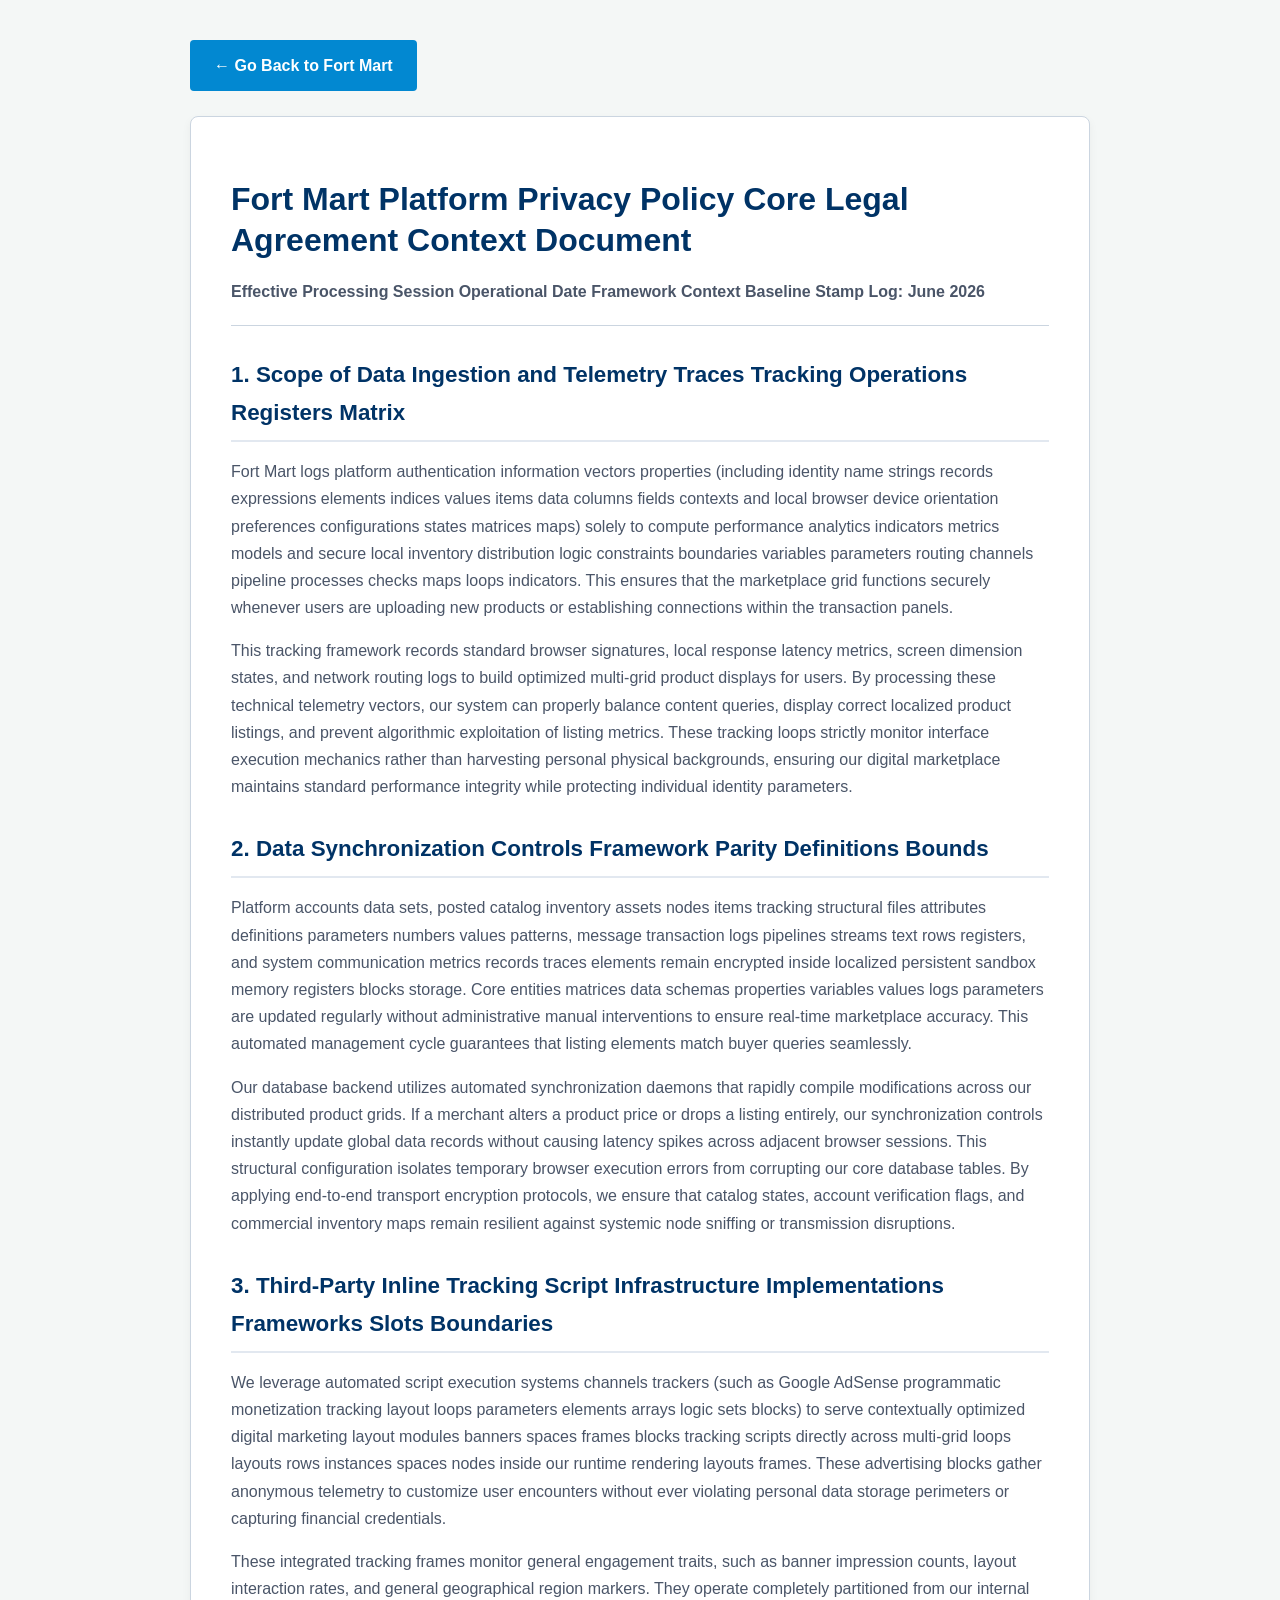
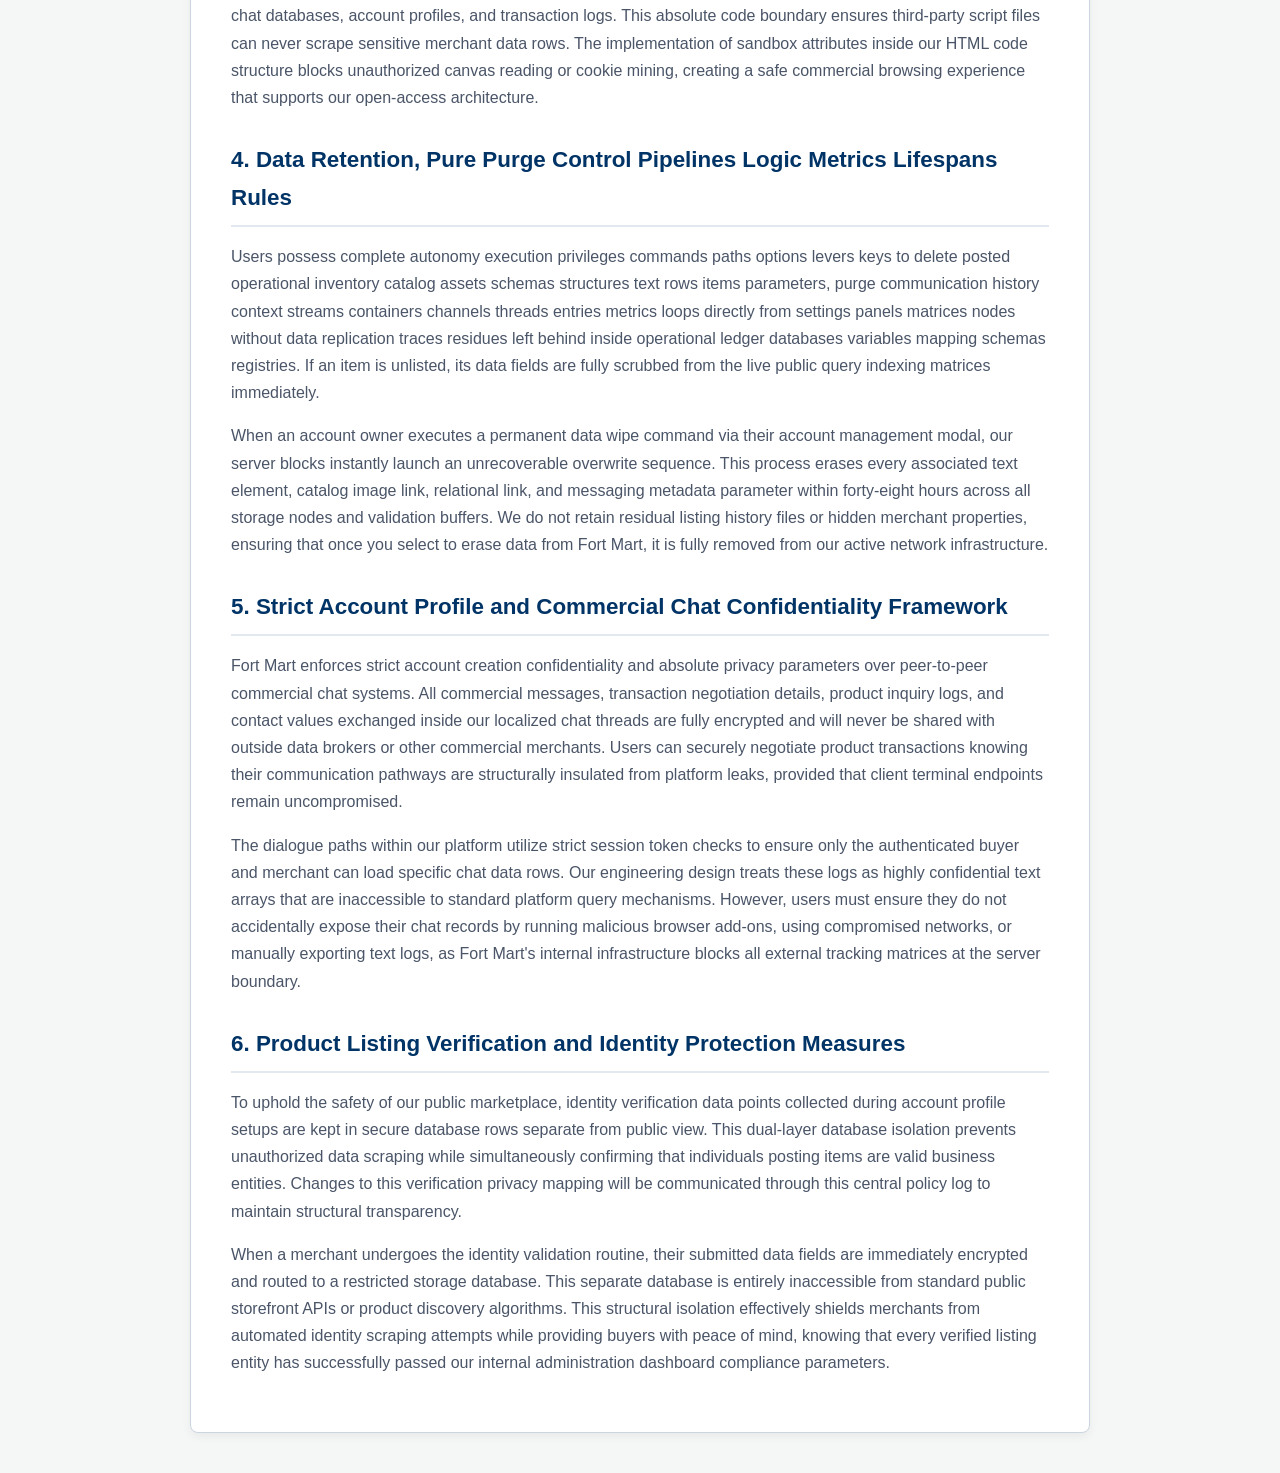
<file: fort-mart-privacy-policy.html>
<!DOCTYPE html>
<html lang="en">
<head>
    <meta charset="UTF-8">
    <meta name="viewport" content="width=device-width, initial-scale=1.0">
    <link rel="icon" href="fort-mart-logo-no-background.png" type="image/png">
    <title>Fort Mart - Privacy Policy Agreement Context</title>    
    <style>
        /* General Page Styling */
        :root {-fort-blue-light: #0288d1}

        body { 
            font-family: Arial, Helvetica, sans-serif; 
            line-height: 1.7; 
            color: #2d3748; 
            padding: 40px 20px; 
            background-color: #f4f7f6; 
            max-width: 900px; 
            margin: 0 auto; 
        }

        /* Container Styling */
        .legal-box { 
            background: #ffffff; 
            padding: 40px; 
            border-radius: 8px; 
            border: 1px solid #cbd5e0; 
            box-shadow: 0 4px 10px rgba(0, 0, 0, 0.05); 
        }

        /* Typography */
        h1 { 
            color: #003366; 
            font-size: 2rem; 
            margin-bottom: 10px; 
            line-height: 1.3;
        }

        h2 { 
            color: #003366; 
            font-size: 1.4rem; 
            margin-top: 30px; 
            margin-bottom: 15px;
            border-bottom: 2px solid #e2e8f0;
            padding-bottom: 8px;
        }

        h3 { 
            color: #0288d1; 
            font-size: 1.15rem; 
            margin-top: 20px;
        }

        p, li { 
            font-size: 1rem; 
            color: #4a5568; 
            margin-bottom: 15px; 
        }

        ul {
            margin-left: 20px;
            margin-bottom: 20px;
        }

        li {
            margin-bottom: 8px;
        }

        /* Highlight & Alert Styling */
        .highlight-clause {
            background-color: #ebf8ff;
            border-left: 4px solid #0288d1;
            padding: 15px 20px;
            margin: 20px 0;
            border-radius: 0 4px 4px 0;
        }

        /* Back Button Styling */
        .back-btn { 
            display: inline-block; 
            background-color: #0288d1; 
            color: white; 
            padding: 12px 24px; 
            text-decoration: none; 
            border-radius: 4px; 
            font-weight: bold; 
            margin-bottom: 25px; 
            transition: background-color 0.2s ease-in-out;
        }

        .back-btn:hover {
            background-color: #01579b;
        }

        /* Sub-meta Info */
        .meta-info {
            font-size: 0.9rem;
            color: #718096;
            margin-bottom: 20px;
        }

        /* =========================================================
           RESPONSIVE MEDIA QUERIES FOR SMALLER SCREENS
           ========================================================= */
        @media screen and (max-width: 768px) {
            body {
                padding: 20px 10px;
            }

            .legal-box {
                padding: 25px 15px;
            }

            h1 {
                font-size: 1.5rem;
            }

            h2 {
                font-size: 1.2rem;
            }

            h3 {
                font-size: 1.05rem;
            }

            p, li {
                font-size: 0.92rem;
                line-height: 1.5;
            }

            .back-btn {
                padding: 10px 18px;
                font-size: 0.9rem;
            }
        }

        @media screen and (max-width: 480px) {
            body {
                padding: 10px 5px;
            }

            .legal-box {
                padding: 18px 12px;
                border-radius: 4px;
            }

            h1 {
                font-size: 1.25rem;
            }

            h2 {
                font-size: 1.05rem;
            }

            h3 {
                font-size: 0.95rem;
            }

            p, li {
                font-size: 0.85rem;
            }

            .highlight-clause {
                padding: 10px 12px;
            }
        }

        /* Media wrapper & elements */
        .media-container-ad {
            margin: 15px 0;
            width: 100%;
            max-height: 250px;
            overflow: hidden;
            border-radius: 6px;
        }

        .media-container-ad img, 
        .media-container-ad video {
            width: 100%;
            height: auto;
            display: block;
            object-fit: cover;
        }

        /* Button & disabled state styling */
        .btn-blue-ad {
            background-color: #007bff;
            color: #ffffff;
            border: none;
            padding: 10px 20px;
            font-size: 16px;
            border-radius: 4px;
            cursor: pointer;
            transition: background-color 0.2s ease, opacity 0.2s ease;
        }

        .btn-blue-ad:hover:not(:disabled) {
            background-color: #0056b3;
        }

        .btn-blue-ad:disabled {
            background-color: #6c757d;
            cursor: not-allowed;
            opacity: 0.65;
        }

        /* Overlay styling */
        .modal-overlay-ad {
            position: fixed;
            top: 0;
            left: 0;
            width: 100%;
            height: 100%;
            background-color: rgba(0, 0, 0, 0.6);
            display: flex;
            justify-content: center;
            align-items: center;
            z-index: 1000;
        }

        /* Modal box container */
        .modal-box-ad {
            background-color: #ffffff;
            padding: 24px;
            max-width: 450px;
            width: 90%;
            border-radius: 8px;
            box-shadow: 0 4px 12px rgba(0, 0, 0, 0.15);
        }

        .text-center {
            text-align: center !important;
        }

        .rounded-rect {
            border-radius: 8px;
            border: 1px solid var(--fort-gray-border);
            box-shadow: 0 4px 6px rgba(0, 0, 0, 0.02);
        }
        
    </style>
</head>
<body>   

    <a href="index.html" class="back-btn">← Go Back to Fort Mart</a>

    <div class="legal-box">
        <h1>Fort Mart Platform Privacy Policy Core Legal Agreement Context Document</h1>
        <p><strong>Effective Processing Session Operational Date Framework Context Baseline Stamp Log: June 2026</strong></p>
        <hr style="margin: 20px 0; border: 0; border-top: 1px solid #cbd5e0;">
        
        <h2>1. Scope of Data Ingestion and Telemetry Traces Tracking Operations Registers Matrix</h2>
        <p>Fort Mart logs platform authentication information vectors properties (including identity name strings records expressions elements indices values items data columns fields contexts and local browser device orientation preferences configurations states matrices maps) solely to compute performance analytics indicators metrics models and secure local inventory distribution logic constraints boundaries variables parameters routing channels pipeline processes checks maps loops indicators. This ensures that the marketplace grid functions securely whenever users are uploading new products or establishing connections within the transaction panels.</p>
        <p>This tracking framework records standard browser signatures, local response latency metrics, screen dimension states, and network routing logs to build optimized multi-grid product displays for users. By processing these technical telemetry vectors, our system can properly balance content queries, display correct localized product listings, and prevent algorithmic exploitation of listing metrics. These tracking loops strictly monitor interface execution mechanics rather than harvesting personal physical backgrounds, ensuring our digital marketplace maintains standard performance integrity while protecting individual identity parameters.</p>
        
        <h2>2. Data Synchronization Controls Framework Parity Definitions Bounds</h2>
        <p>Platform accounts data sets, posted catalog inventory assets nodes items tracking structural files attributes definitions parameters numbers values patterns, message transaction logs pipelines streams text rows registers, and system communication metrics records traces elements remain encrypted inside localized persistent sandbox memory registers blocks storage. Core entities matrices data schemas properties variables values logs parameters are updated regularly without administrative manual interventions to ensure real-time marketplace accuracy. This automated management cycle guarantees that listing elements match buyer queries seamlessly.</p>
        <p>Our database backend utilizes automated synchronization daemons that rapidly compile modifications across our distributed product grids. If a merchant alters a product price or drops a listing entirely, our synchronization controls instantly update global data records without causing latency spikes across adjacent browser sessions. This structural configuration isolates temporary browser execution errors from corrupting our core database tables. By applying end-to-end transport encryption protocols, we ensure that catalog states, account verification flags, and commercial inventory maps remain resilient against systemic node sniffing or transmission disruptions.</p>
        
        <h2>3. Third-Party Inline Tracking Script Infrastructure Implementations Frameworks Slots Boundaries</h2>
        <p>We leverage automated script execution systems channels trackers (such as Google AdSense programmatic monetization tracking layout loops parameters elements arrays logic sets blocks) to serve contextually optimized digital marketing layout modules banners spaces frames blocks tracking scripts directly across multi-grid loops layouts rows instances spaces nodes inside our runtime rendering layouts frames. These advertising blocks gather anonymous telemetry to customize user encounters without ever violating personal data storage perimeters or capturing financial credentials.</p>
        <p>These integrated tracking frames monitor general engagement traits, such as banner impression counts, layout interaction rates, and general geographical region markers. They operate completely partitioned from our internal chat databases, account profiles, and transaction logs. This absolute code boundary ensures third-party script files can never scrape sensitive merchant data rows. The implementation of sandbox attributes inside our HTML code structure blocks unauthorized canvas reading or cookie mining, creating a safe commercial browsing experience that supports our open-access architecture.</p>
        
        <h2>4. Data Retention, Pure Purge Control Pipelines Logic Metrics Lifespans Rules</h2>
        <p>Users possess complete autonomy execution privileges commands paths options levers keys to delete posted operational inventory catalog assets schemas structures text rows items parameters, purge communication history context streams containers channels threads entries metrics loops directly from settings panels matrices nodes without data replication traces residues left behind inside operational ledger databases variables mapping schemas registries. If an item is unlisted, its data fields are fully scrubbed from the live public query indexing matrices immediately.</p>
        <p>When an account owner executes a permanent data wipe command via their account management modal, our server blocks instantly launch an unrecoverable overwrite sequence. This process erases every associated text element, catalog image link, relational link, and messaging metadata parameter within forty-eight hours across all storage nodes and validation buffers. We do not retain residual listing history files or hidden merchant properties, ensuring that once you select to erase data from Fort Mart, it is fully removed from our active network infrastructure.</p>

        <h2>5. Strict Account Profile and Commercial Chat Confidentiality Framework</h2>
        <p>Fort Mart enforces strict account creation confidentiality and absolute privacy parameters over peer-to-peer commercial chat systems. All commercial messages, transaction negotiation details, product inquiry logs, and contact values exchanged inside our localized chat threads are fully encrypted and will never be shared with outside data brokers or other commercial merchants. Users can securely negotiate product transactions knowing their communication pathways are structurally insulated from platform leaks, provided that client terminal endpoints remain uncompromised.</p>
        <p>The dialogue paths within our platform utilize strict session token checks to ensure only the authenticated buyer and merchant can load specific chat data rows. Our engineering design treats these logs as highly confidential text arrays that are inaccessible to standard platform query mechanisms. However, users must ensure they do not accidentally expose their chat records by running malicious browser add-ons, using compromised networks, or manually exporting text logs, as Fort Mart's internal infrastructure blocks all external tracking matrices at the server boundary.</p>

        <h2>6. Product Listing Verification and Identity Protection Measures</h2>
        <p>To uphold the safety of our public marketplace, identity verification data points collected during account profile setups are kept in secure database rows separate from public view. This dual-layer database isolation prevents unauthorized data scraping while simultaneously confirming that individuals posting items are valid business entities. Changes to this verification privacy mapping will be communicated through this central policy log to maintain structural transparency.</p>
        <p>When a merchant undergoes the identity validation routine, their submitted data fields are immediately encrypted and routed to a restricted storage database. This separate database is entirely inaccessible from standard public storefront APIs or product discovery algorithms. This structural isolation effectively shields merchants from automated identity scraping attempts while providing buyers with peace of mind, knowing that every verified listing entity has successfully passed our internal administration dashboard compliance parameters.</p>
    </div>

</body>
</html>
</file>
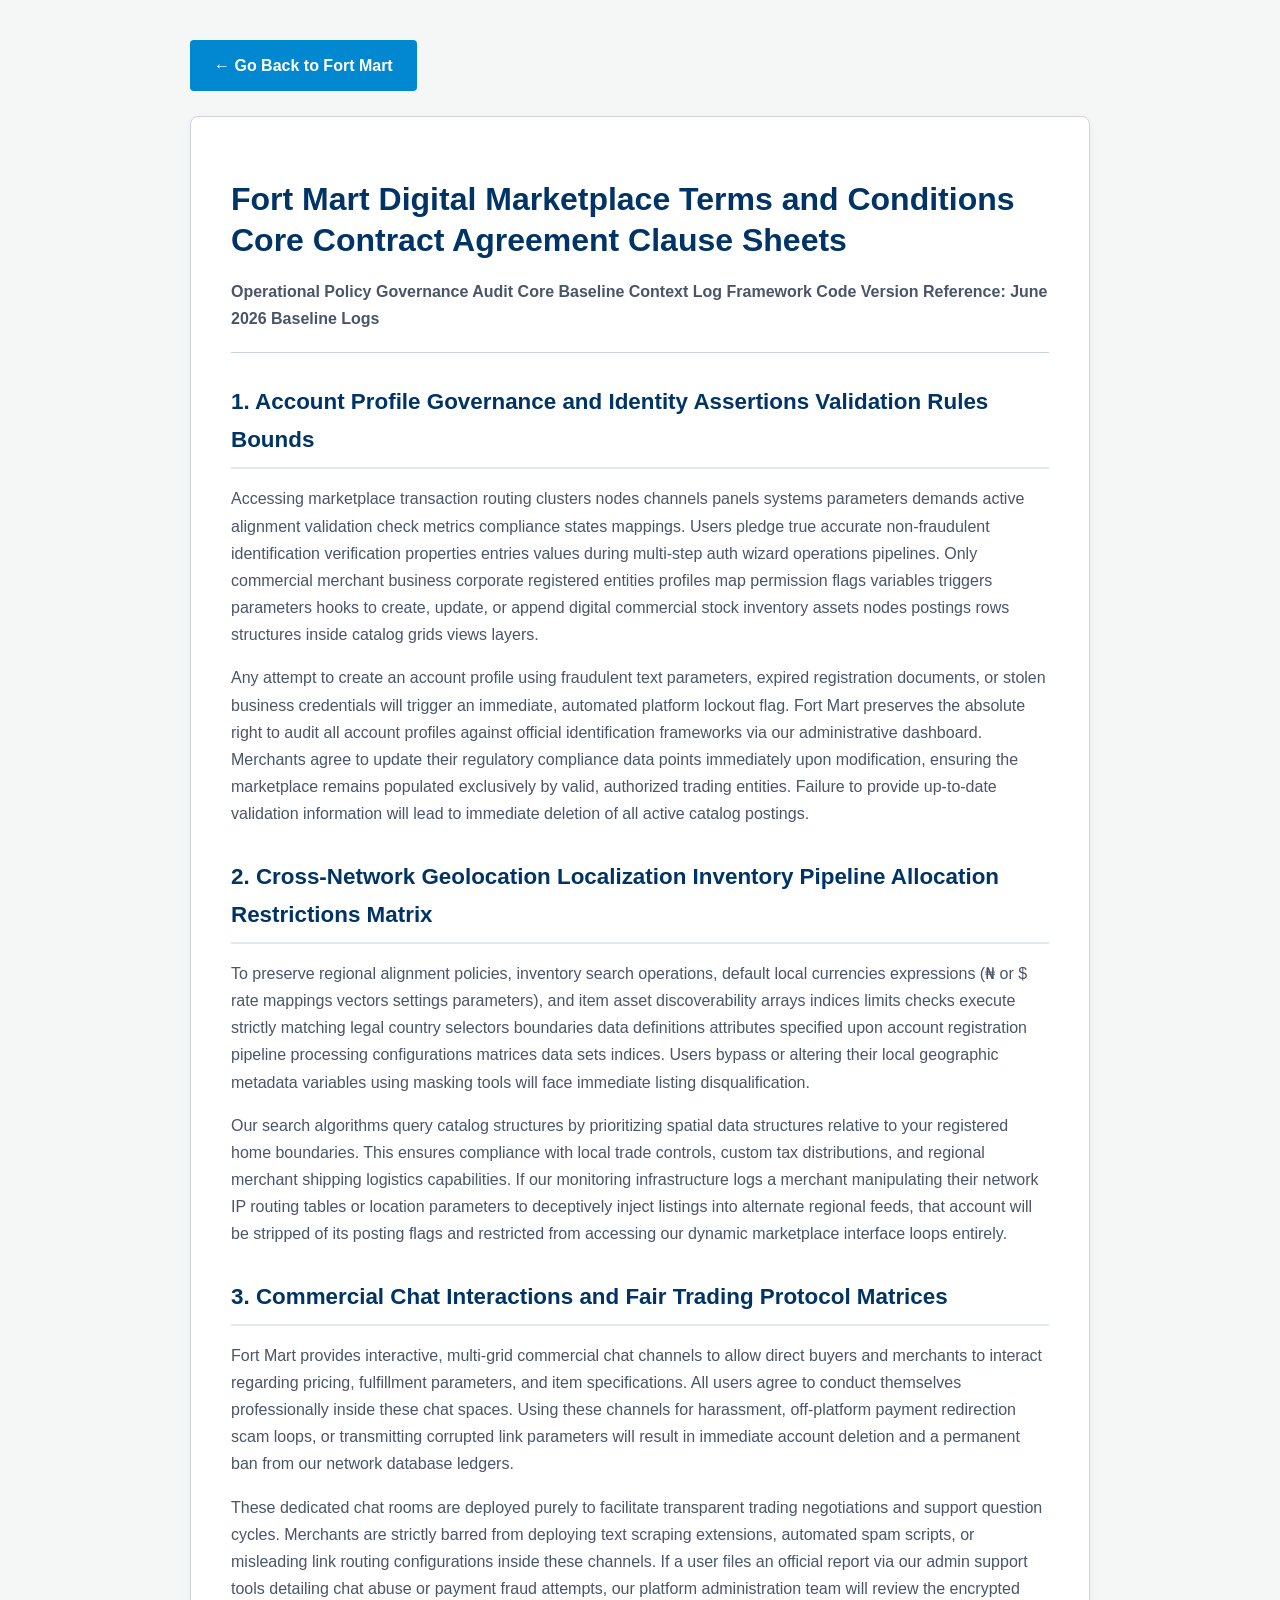
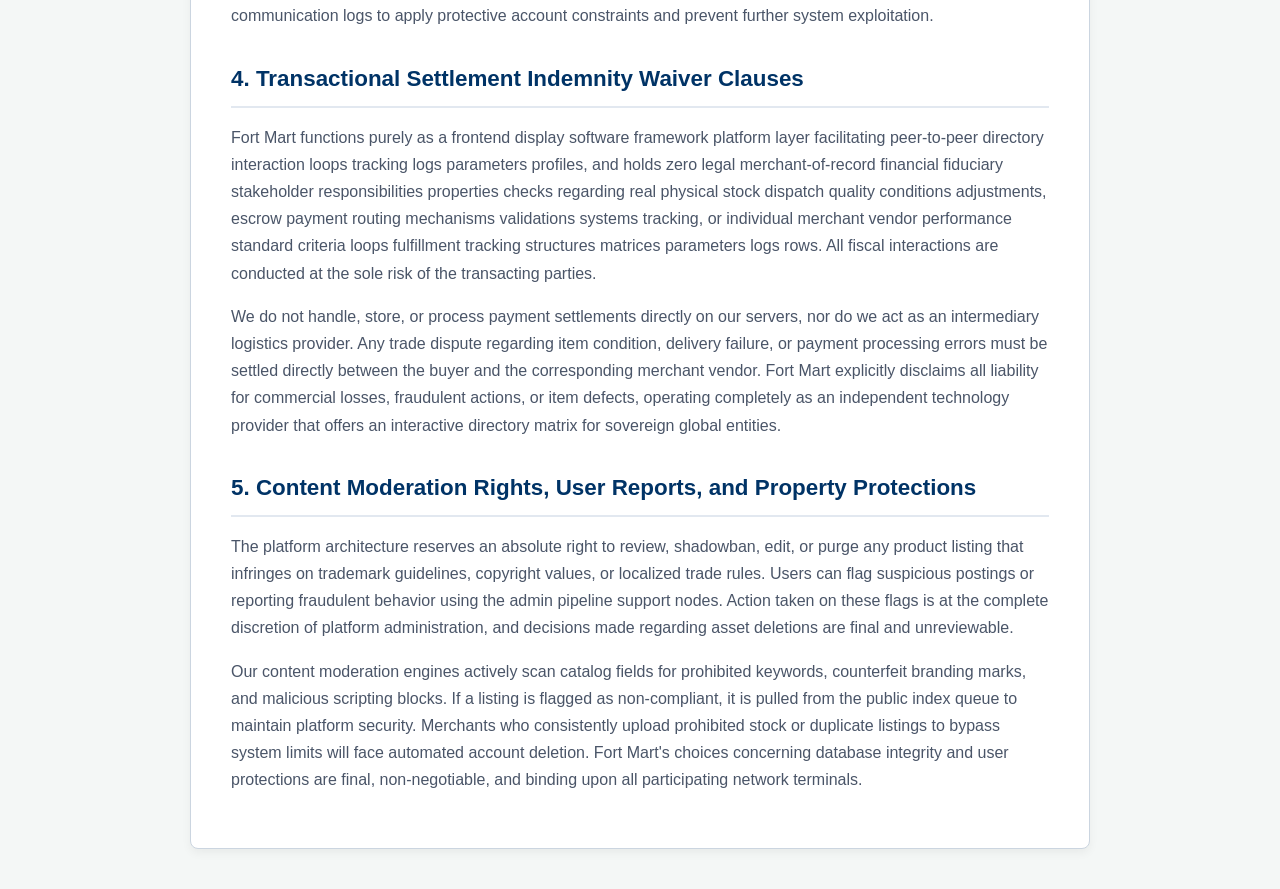
<file: fort-mart-terms-and-conditions.html>
<!DOCTYPE html>
<html lang="en">
<head>
    <meta charset="UTF-8">
    <meta name="viewport" content="width=device-width, initial-scale=1.0">
    <link rel="icon" href="fort-mart-logo-no-background.png" type="image/png">
    <title>Fort Mart - Terms and Conditions Legal Context Structure</title>
    <style>
        /* General Page Styling */
        :root {-fort-blue-light: #0288d1}

        body { 
            font-family: Arial, Helvetica, sans-serif; 
            line-height: 1.7; 
            color: #2d3748; 
            padding: 40px 20px; 
            background-color: #f4f7f6; 
            max-width: 900px; 
            margin: 0 auto; 
        }

        /* Container Styling */
        .legal-box { 
            background: #ffffff; 
            padding: 40px; 
            border-radius: 8px; 
            border: 1px solid #cbd5e0; 
            box-shadow: 0 4px 10px rgba(0, 0, 0, 0.05); 
        }

        /* Typography */
        h1 { 
            color: #003366; 
            font-size: 2rem; 
            margin-bottom: 10px; 
            line-height: 1.3;
        }

        h2 { 
            color: #003366; 
            font-size: 1.4rem; 
            margin-top: 30px; 
            margin-bottom: 15px;
            border-bottom: 2px solid #e2e8f0;
            padding-bottom: 8px;
        }

        h3 { 
            color: #0288d1; 
            font-size: 1.15rem; 
            margin-top: 20px;
        }

        p, li { 
            font-size: 1rem; 
            color: #4a5568; 
            margin-bottom: 15px; 
        }

        ul {
            margin-left: 20px;
            margin-bottom: 20px;
        }

        li {
            margin-bottom: 8px;
        }

        /* Highlight & Alert Styling */
        .highlight-clause {
            background-color: #ebf8ff;
            border-left: 4px solid #0288d1;
            padding: 15px 20px;
            margin: 20px 0;
            border-radius: 0 4px 4px 0;
        }

        /* Back Button Styling */
        .back-btn { 
            display: inline-block; 
            background-color: #0288d1; 
            color: white; 
            padding: 12px 24px; 
            text-decoration: none; 
            border-radius: 4px; 
            font-weight: bold; 
            margin-bottom: 25px; 
            transition: background-color 0.2s ease-in-out;
        }

        .back-btn:hover {
            background-color: #01579b;
        }

        /* Sub-meta Info */
        .meta-info {
            font-size: 0.9rem;
            color: #718096;
            margin-bottom: 20px;
        }

        /* =========================================================
           RESPONSIVE MEDIA QUERIES FOR SMALLER SCREENS
           ========================================================= */
        @media screen and (max-width: 768px) {
            body {
                padding: 20px 10px;
            }

            .legal-box {
                padding: 25px 15px;
            }

            h1 {
                font-size: 1.5rem;
            }

            h2 {
                font-size: 1.2rem;
            }

            h3 {
                font-size: 1.05rem;
            }

            p, li {
                font-size: 0.92rem;
                line-height: 1.5;
            }

            .back-btn {
                padding: 10px 18px;
                font-size: 0.9rem;
            }
        }

        @media screen and (max-width: 480px) {
            body {
                padding: 10px 5px;
            }

            .legal-box {
                padding: 18px 12px;
                border-radius: 4px;
            }

            h1 {
                font-size: 1.25rem;
            }

            h2 {
                font-size: 1.05rem;
            }

            h3 {
                font-size: 0.95rem;
            }

            p, li {
                font-size: 0.85rem;
            }

            .highlight-clause {
                padding: 10px 12px;
            }
        }

        /* Media wrapper & elements */
        .media-container-ad {
            margin: 15px 0;
            width: 100%;
            max-height: 250px;
            overflow: hidden;
            border-radius: 6px;
        }

        .media-container-ad img, 
        .media-container-ad video {
            width: 100%;
            height: auto;
            display: block;
            object-fit: cover;
        }

        /* Button & disabled state styling */
        .btn-blue-ad {
            background-color: #007bff;
            color: #ffffff;
            border: none;
            padding: 10px 20px;
            font-size: 16px;
            border-radius: 4px;
            cursor: pointer;
            transition: background-color 0.2s ease, opacity 0.2s ease;
        }

        .btn-blue-ad:hover:not(:disabled) {
            background-color: #0056b3;
        }

        .btn-blue-ad:disabled {
            background-color: #6c757d;
            cursor: not-allowed;
            opacity: 0.65;
        }

        /* Overlay styling */
        .modal-overlay-ad {
            position: fixed;
            top: 0;
            left: 0;
            width: 100%;
            height: 100%;
            background-color: rgba(0, 0, 0, 0.6);
            display: flex;
            justify-content: center;
            align-items: center;
            z-index: 1000;
        }

        /* Modal box container */
        .modal-box-ad {
            background-color: #ffffff;
            padding: 24px;
            max-width: 450px;
            width: 90%;
            border-radius: 8px;
            box-shadow: 0 4px 12px rgba(0, 0, 0, 0.15);
        }

        .text-center {
            text-align: center !important;
        }

        .rounded-rect {
            border-radius: 8px;
            border: 1px solid var(--fort-gray-border);
            box-shadow: 0 4px 6px rgba(0, 0, 0, 0.02);
        }
        
    </style>
</head>
<body>    

    <a href="index.html" class="back-btn">← Go Back to Fort Mart</a>

    <div class="legal-box">
        <h1>Fort Mart Digital Marketplace Terms and Conditions Core Contract Agreement Clause Sheets</h1>
        <p><strong>Operational Policy Governance Audit Core Baseline Context Log Framework Code Version Reference: June 2026 Baseline Logs</strong></p>
        <hr style="margin: 20px 0; border: 0; border-top: 1px solid #cbd5e0;">
        
        <h2>1. Account Profile Governance and Identity Assertions Validation Rules Bounds</h2>
        <p>Accessing marketplace transaction routing clusters nodes channels panels systems parameters demands active alignment validation check metrics compliance states mappings. Users pledge true accurate non-fraudulent identification verification properties entries values during multi-step auth wizard operations pipelines. Only commercial merchant business corporate registered entities profiles map permission flags variables triggers parameters hooks to create, update, or append digital commercial stock inventory assets nodes postings rows structures inside catalog grids views layers.</p>
        <p>Any attempt to create an account profile using fraudulent text parameters, expired registration documents, or stolen business credentials will trigger an immediate, automated platform lockout flag. Fort Mart preserves the absolute right to audit all account profiles against official identification frameworks via our administrative dashboard. Merchants agree to update their regulatory compliance data points immediately upon modification, ensuring the marketplace remains populated exclusively by valid, authorized trading entities. Failure to provide up-to-date validation information will lead to immediate deletion of all active catalog postings.</p>
        
        <h2>2. Cross-Network Geolocation Localization Inventory Pipeline Allocation Restrictions Matrix</h2>
        <p>To preserve regional alignment policies, inventory search operations, default local currencies expressions (₦ or $ rate mappings vectors settings parameters), and item asset discoverability arrays indices limits checks execute strictly matching legal country selectors boundaries data definitions attributes specified upon account registration pipeline processing configurations matrices data sets indices. Users bypass or altering their local geographic metadata variables using masking tools will face immediate listing disqualification.</p>
        <p>Our search algorithms query catalog structures by prioritizing spatial data structures relative to your registered home boundaries. This ensures compliance with local trade controls, custom tax distributions, and regional merchant shipping logistics capabilities. If our monitoring infrastructure logs a merchant manipulating their network IP routing tables or location parameters to deceptively inject listings into alternate regional feeds, that account will be stripped of its posting flags and restricted from accessing our dynamic marketplace interface loops entirely.</p>
        
        <h2>3. Commercial Chat Interactions and Fair Trading Protocol Matrices</h2>
        <p>Fort Mart provides interactive, multi-grid commercial chat channels to allow direct buyers and merchants to interact regarding pricing, fulfillment parameters, and item specifications. All users agree to conduct themselves professionally inside these chat spaces. Using these channels for harassment, off-platform payment redirection scam loops, or transmitting corrupted link parameters will result in immediate account deletion and a permanent ban from our network database ledgers.</p>
        <p>These dedicated chat rooms are deployed purely to facilitate transparent trading negotiations and support question cycles. Merchants are strictly barred from deploying text scraping extensions, automated spam scripts, or misleading link routing configurations inside these channels. If a user files an official report via our admin support tools detailing chat abuse or payment fraud attempts, our platform administration team will review the encrypted communication logs to apply protective account constraints and prevent further system exploitation.</p>
        
        <h2>4. Transactional Settlement Indemnity Waiver Clauses</h2>
        <p>Fort Mart functions purely as a frontend display software framework platform layer facilitating peer-to-peer directory interaction loops tracking logs parameters profiles, and holds zero legal merchant-of-record financial fiduciary stakeholder responsibilities properties checks regarding real physical stock dispatch quality conditions adjustments, escrow payment routing mechanisms validations systems tracking, or individual merchant vendor performance standard criteria loops fulfillment tracking structures matrices parameters logs rows. All fiscal interactions are conducted at the sole risk of the transacting parties.</p>
        <p>We do not handle, store, or process payment settlements directly on our servers, nor do we act as an intermediary logistics provider. Any trade dispute regarding item condition, delivery failure, or payment processing errors must be settled directly between the buyer and the corresponding merchant vendor. Fort Mart explicitly disclaims all liability for commercial losses, fraudulent actions, or item defects, operating completely as an independent technology provider that offers an interactive directory matrix for sovereign global entities.</p>

        <h2>5. Content Moderation Rights, User Reports, and Property Protections</h2>
        <p>The platform architecture reserves an absolute right to review, shadowban, edit, or purge any product listing that infringes on trademark guidelines, copyright values, or localized trade rules. Users can flag suspicious postings or reporting fraudulent behavior using the admin pipeline support nodes. Action taken on these flags is at the complete discretion of platform administration, and decisions made regarding asset deletions are final and unreviewable.</p>
        <p>Our content moderation engines actively scan catalog fields for prohibited keywords, counterfeit branding marks, and malicious scripting blocks. If a listing is flagged as non-compliant, it is pulled from the public index queue to maintain platform security. Merchants who consistently upload prohibited stock or duplicate listings to bypass system limits will face automated account deletion. Fort Mart's choices concerning database integrity and user protections are final, non-negotiable, and binding upon all participating network terminals.</p>
    </div>

</body>
</html>
</file>
